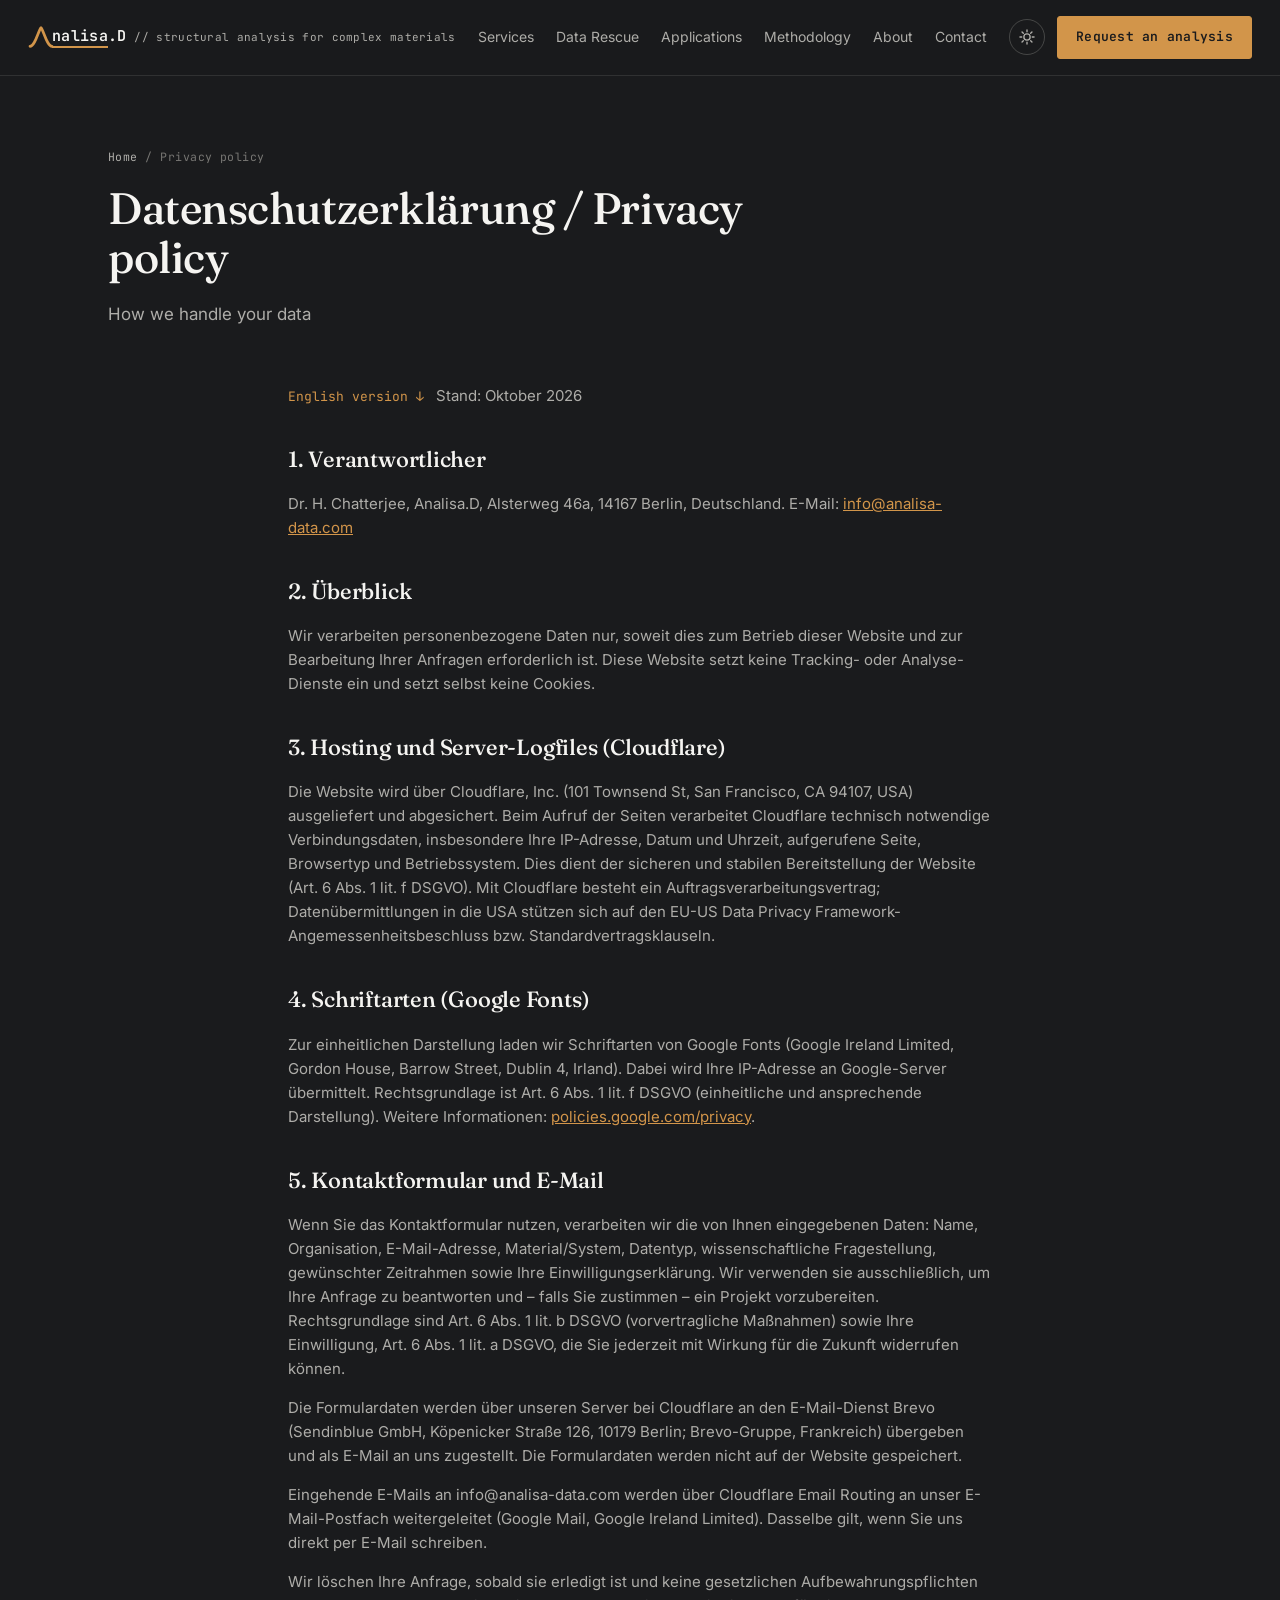
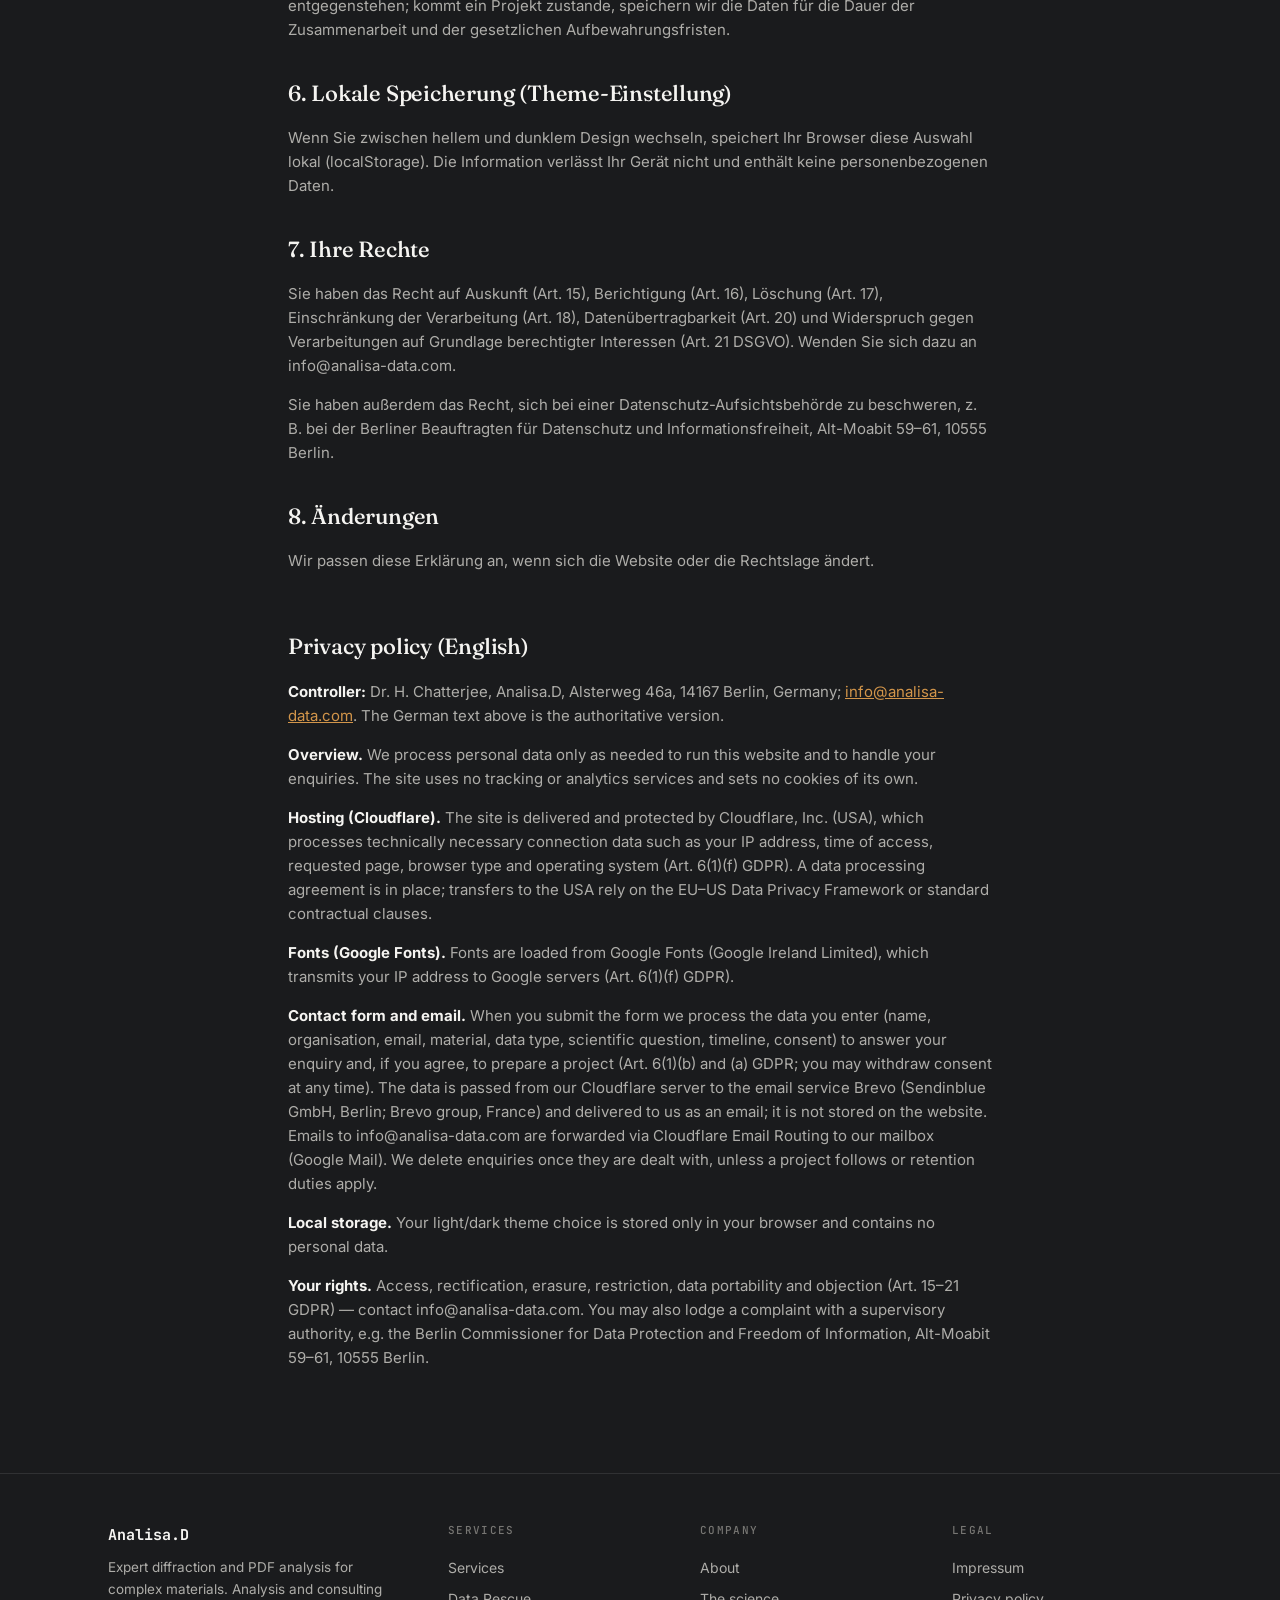
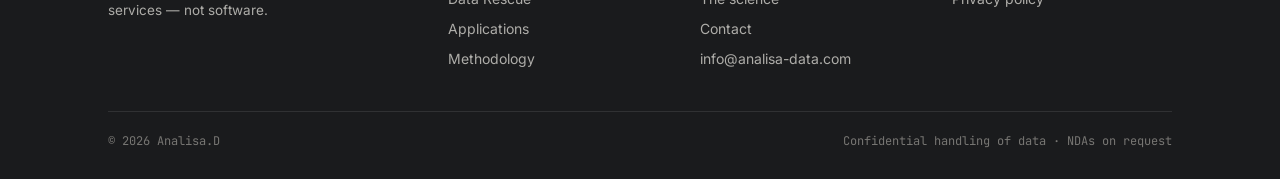
<file: datenschutz.html>
<!DOCTYPE html>
<html lang="en">
<head>
<meta charset="UTF-8">
<meta name="viewport" content="width=device-width, initial-scale=1.0">
<meta name="color-scheme" content="dark light">
<meta name="theme-color" content="#1A1B1D">
<script>
/* applies the saved theme before the page paints, so there is no flash. Dark is the default. */
(function(){var r=document.documentElement;r.classList.add('js');var t='dark';try{var s=localStorage.getItem('theme');if(s==='light'||s==='dark'){t=s;}}catch(e){}r.setAttribute('data-theme',t);})();
</script>
<title>Datenschutzerklärung — Privacy policy | Analisa.D</title>
<link rel="canonical" href="https://analisa-data.com/datenschutz">
<meta name="description" content="Privacy policy (Datenschutzerklärung) of Analisa.D.">
<link rel="preconnect" href="https://fonts.googleapis.com">
<link rel="preconnect" href="https://fonts.gstatic.com" crossorigin>
<link href="https://fonts.googleapis.com/css2?family=Fraunces:ital,wght@0,300;0,400;0,500;0,600;1,400;1,500&family=Inter:wght@400;500;600;700&family=JetBrains+Mono:wght@400;500;600&display=swap" rel="stylesheet">
<link rel="stylesheet" href="styles.css">
<link rel="stylesheet" href="extras.css">
</head>
<body>

<header class="nav">
  <div class="nav-inner">
    <a class="logo" href="index.html"><span class="logo-lockup"><svg class="peak-mark" viewBox="0 0 30 26" aria-hidden="true"><path d="M2,24 C8,24 12,5 15,2 C18,5 22,24 28,24" fill="none" stroke="var(--accent)" stroke-width="3.2" stroke-linecap="round" stroke-linejoin="round"/></svg><span class="logo-word">nalisa</span><span class="logo-suffix">.D</span></span><span class="sub">// structural analysis for complex materials</span></a>
    <nav class="links" id="siteNav" aria-label="Main"><a href="services.html">Services</a><a href="data-rescue.html">Data Rescue</a><a href="applications.html">Applications</a><a href="methodology.html">Methodology</a><a href="about.html">About</a><a href="contact.html">Contact</a></nav>
    <div class="nav-actions">
      <button class="theme-toggle" id="themeToggle" type="button" aria-label="Switch to light theme" title="Switch to light theme">
        <svg class="ico-sun" viewBox="0 0 24 24" aria-hidden="true"><circle cx="12" cy="12" r="4.2"/><path d="M12 2.6v2.4M12 19v2.4M2.6 12H5M19 12h2.4M5.4 5.4l1.7 1.7M16.9 16.9l1.7 1.7M5.4 18.6l1.7-1.7M16.9 7.1l1.7-1.7"/></svg>
        <svg class="ico-moon" viewBox="0 0 24 24" aria-hidden="true"><path d="M20.4 14.3A8.6 8.6 0 0 1 9.7 3.6a8.6 8.6 0 1 0 10.7 10.7z"/></svg>
      </button>
      <a class="btn primary" href="contact.html">Request an analysis</a>
      <button class="nav-toggle" id="navToggle" type="button" aria-label="Open menu" aria-expanded="false" aria-controls="siteNav">
        <svg class="ico-open" viewBox="0 0 24 24" aria-hidden="true"><path d="M4 7h16M4 12h16M4 17h16"/></svg>
        <svg class="ico-close" viewBox="0 0 24 24" aria-hidden="true"><path d="M6 6l12 12M18 6L6 18"/></svg>
      </button>
    </div>
  </div>
</header>

<main id="top">
  <section class="page-head">
    <div class="wrap">
      <p class="crumbs"><a href="index.html">Home</a> / Privacy policy</p>
      <h1>Datenschutzerklärung / Privacy policy</h1>
      <p class="lede">How we handle your data</p>
      
    </div>
  </section><section style="padding-top:0;border-top:none;"><div class="wrap legal-body">
<p class="sec-note" style="margin-top:0;"><a class="link-arrow" href="#en">English version ↓</a> &nbsp; Stand: Oktober 2026</p>
<h2>1. Verantwortlicher</h2>
<p>Dr. H. Chatterjee, Analisa.D, Alsterweg 46a, 14167 Berlin, Deutschland. E-Mail: <a href="mailto:info@analisa-data.com" style="color:var(--accent);">info@analisa-data.com</a></p>

<h2>2. Überblick</h2>
<p>Wir verarbeiten personenbezogene Daten nur, soweit dies zum Betrieb dieser Website und zur Bearbeitung Ihrer Anfragen erforderlich ist. Diese Website setzt keine Tracking- oder Analyse-Dienste ein und setzt selbst keine Cookies.</p>

<h2>3. Hosting und Server-Logfiles (Cloudflare)</h2>
<p>Die Website wird über Cloudflare, Inc. (101 Townsend St, San Francisco, CA 94107, USA) ausgeliefert und abgesichert. Beim Aufruf der Seiten verarbeitet Cloudflare technisch notwendige Verbindungsdaten, insbesondere Ihre IP-Adresse, Datum und Uhrzeit, aufgerufene Seite, Browsertyp und Betriebssystem. Dies dient der sicheren und stabilen Bereitstellung der Website (Art. 6 Abs. 1 lit. f DSGVO). Mit Cloudflare besteht ein Auftragsverarbeitungsvertrag; Datenübermittlungen in die USA stützen sich auf den EU-US Data Privacy Framework-Angemessenheitsbeschluss bzw. Standardvertragsklauseln.</p>

<h2>4. Schriftarten (Google Fonts)</h2>
<p>Zur einheitlichen Darstellung laden wir Schriftarten von Google Fonts (Google Ireland Limited, Gordon House, Barrow Street, Dublin 4, Irland). Dabei wird Ihre IP-Adresse an Google-Server übermittelt. Rechtsgrundlage ist Art. 6 Abs. 1 lit. f DSGVO (einheitliche und ansprechende Darstellung). Weitere Informationen: <a href="https://policies.google.com/privacy" style="color:var(--accent);">policies.google.com/privacy</a>.</p>

<h2>5. Kontaktformular und E-Mail</h2>
<p>Wenn Sie das Kontaktformular nutzen, verarbeiten wir die von Ihnen eingegebenen Daten: Name, Organisation, E-Mail-Adresse, Material/System, Datentyp, wissenschaftliche Fragestellung, gewünschter Zeitrahmen sowie Ihre Einwilligungserklärung. Wir verwenden sie ausschließlich, um Ihre Anfrage zu beantworten und – falls Sie zustimmen – ein Projekt vorzubereiten. Rechtsgrundlage sind Art. 6 Abs. 1 lit. b DSGVO (vorvertragliche Maßnahmen) sowie Ihre Einwilligung, Art. 6 Abs. 1 lit. a DSGVO, die Sie jederzeit mit Wirkung für die Zukunft widerrufen können.</p>
<p>Die Formulardaten werden über unseren Server bei Cloudflare an den E-Mail-Dienst Brevo (Sendinblue GmbH, Köpenicker Straße 126, 10179 Berlin; Brevo-Gruppe, Frankreich) übergeben und als E-Mail an uns zugestellt. Die Formulardaten werden nicht auf der Website gespeichert.</p>
<p>Eingehende E-Mails an info@analisa-data.com werden über Cloudflare Email Routing an unser E-Mail-Postfach weitergeleitet (Google Mail, Google Ireland Limited). Dasselbe gilt, wenn Sie uns direkt per E-Mail schreiben.</p>
<p>Wir löschen Ihre Anfrage, sobald sie erledigt ist und keine gesetzlichen Aufbewahrungspflichten entgegenstehen; kommt ein Projekt zustande, speichern wir die Daten für die Dauer der Zusammenarbeit und der gesetzlichen Aufbewahrungsfristen.</p>

<h2>6. Lokale Speicherung (Theme-Einstellung)</h2>
<p>Wenn Sie zwischen hellem und dunklem Design wechseln, speichert Ihr Browser diese Auswahl lokal (localStorage). Die Information verlässt Ihr Gerät nicht und enthält keine personenbezogenen Daten.</p>

<h2>7. Ihre Rechte</h2>
<p>Sie haben das Recht auf Auskunft (Art. 15), Berichtigung (Art. 16), Löschung (Art. 17), Einschränkung der Verarbeitung (Art. 18), Datenübertragbarkeit (Art. 20) und Widerspruch gegen Verarbeitungen auf Grundlage berechtigter Interessen (Art. 21 DSGVO). Wenden Sie sich dazu an info@analisa-data.com.</p>
<p>Sie haben außerdem das Recht, sich bei einer Datenschutz-Aufsichtsbehörde zu beschweren, z. B. bei der Berliner Beauftragten für Datenschutz und Informationsfreiheit, Alt-Moabit 59–61, 10555 Berlin.</p>

<h2>8. Änderungen</h2>
<p>Wir passen diese Erklärung an, wenn sich die Website oder die Rechtslage ändert.</p>

<h2 id="en" style="margin-top:56px;">Privacy policy (English)</h2>
<p><b style="color:var(--text);">Controller:</b> Dr. H. Chatterjee, Analisa.D, Alsterweg 46a, 14167 Berlin, Germany; <a href="mailto:info@analisa-data.com" style="color:var(--accent);">info@analisa-data.com</a>. The German text above is the authoritative version.</p>
<p><b style="color:var(--text);">Overview.</b> We process personal data only as needed to run this website and to handle your enquiries. The site uses no tracking or analytics services and sets no cookies of its own.</p>
<p><b style="color:var(--text);">Hosting (Cloudflare).</b> The site is delivered and protected by Cloudflare, Inc. (USA), which processes technically necessary connection data such as your IP address, time of access, requested page, browser type and operating system (Art. 6(1)(f) GDPR). A data processing agreement is in place; transfers to the USA rely on the EU–US Data Privacy Framework or standard contractual clauses.</p>
<p><b style="color:var(--text);">Fonts (Google Fonts).</b> Fonts are loaded from Google Fonts (Google Ireland Limited), which transmits your IP address to Google servers (Art. 6(1)(f) GDPR).</p>
<p><b style="color:var(--text);">Contact form and email.</b> When you submit the form we process the data you enter (name, organisation, email, material, data type, scientific question, timeline, consent) to answer your enquiry and, if you agree, to prepare a project (Art. 6(1)(b) and (a) GDPR; you may withdraw consent at any time). The data is passed from our Cloudflare server to the email service Brevo (Sendinblue GmbH, Berlin; Brevo group, France) and delivered to us as an email; it is not stored on the website. Emails to info@analisa-data.com are forwarded via Cloudflare Email Routing to our mailbox (Google Mail). We delete enquiries once they are dealt with, unless a project follows or retention duties apply.</p>
<p><b style="color:var(--text);">Local storage.</b> Your light/dark theme choice is stored only in your browser and contains no personal data.</p>
<p><b style="color:var(--text);">Your rights.</b> Access, rectification, erasure, restriction, data portability and objection (Art. 15–21 GDPR) — contact info@analisa-data.com. You may also lodge a complaint with a supervisory authority, e.g. the Berlin Commissioner for Data Protection and Freedom of Information, Alt-Moabit 59–61, 10555 Berlin.</p>
</div></section>
</main>

<footer>
  <div class="wrap">
    <div class="foot-grid">
      <div class="foot-brand"><b>Analisa.D</b><p>Expert diffraction and PDF analysis for complex materials. Analysis and consulting services — not software.</p></div>
      <div class="foot-col"><h4>Services</h4><a href="services.html">Services</a><a href="data-rescue.html">Data Rescue</a><a href="applications.html">Applications</a><a href="methodology.html">Methodology</a></div>
      <div class="foot-col"><h4>Company</h4><a href="about.html">About</a><a href="science.html">The science</a><a href="contact.html">Contact</a><a href="mailto:info@analisa-data.com">info@analisa-data.com</a></div>
      <div class="foot-col"><h4>Legal</h4><a href="impressum.html">Impressum</a><a href="datenschutz.html">Privacy policy</a></div>
    </div>
    <div class="foot-bottom"><span>© 2026 Analisa.D</span><span>Confidential handling of data · NDAs on request</span></div>
  </div>
</footer>
<script src="site.js" defer></script>
</body>
</html>
</file>
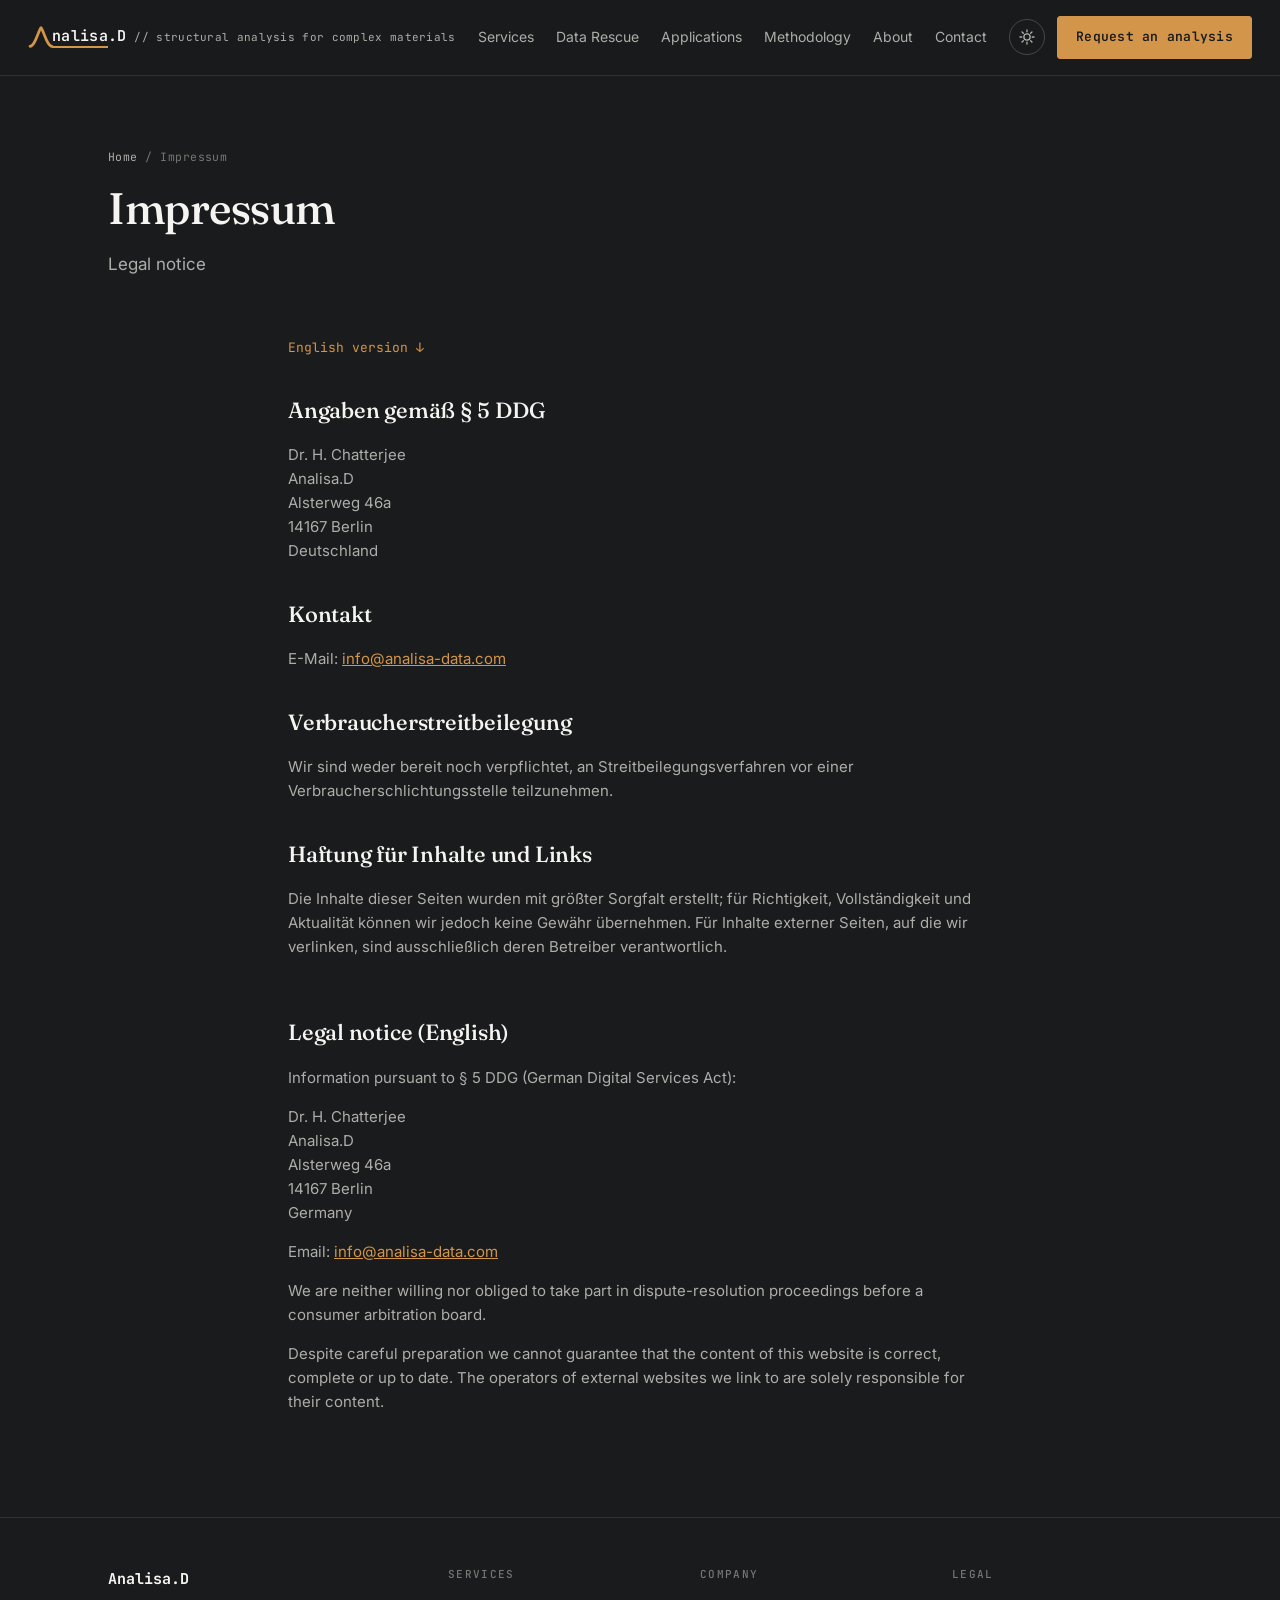
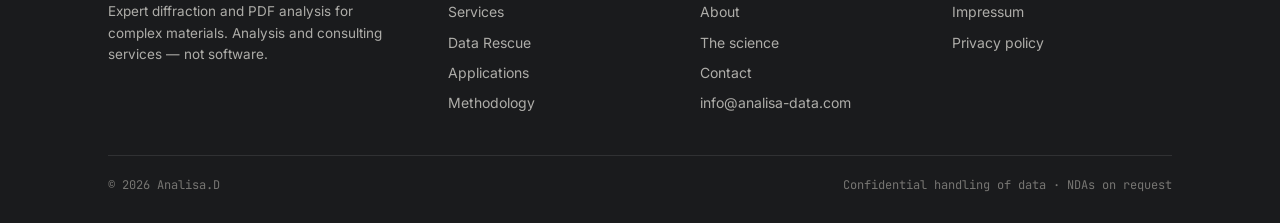
<file: impressum.html>
<!DOCTYPE html>
<html lang="en">
<head>
<meta charset="UTF-8">
<meta name="viewport" content="width=device-width, initial-scale=1.0">
<meta name="color-scheme" content="dark light">
<meta name="theme-color" content="#1A1B1D">
<script>
/* applies the saved theme before the page paints, so there is no flash. Dark is the default. */
(function(){var r=document.documentElement;r.classList.add('js');var t='dark';try{var s=localStorage.getItem('theme');if(s==='light'||s==='dark'){t=s;}}catch(e){}r.setAttribute('data-theme',t);})();
</script>
<title>Impressum — Legal notice | Analisa.D</title>
<link rel="canonical" href="https://analisa-data.com/impressum">
<meta name="description" content="Impressum and legal notice of Analisa.D.">
<link rel="preconnect" href="https://fonts.googleapis.com">
<link rel="preconnect" href="https://fonts.gstatic.com" crossorigin>
<link href="https://fonts.googleapis.com/css2?family=Fraunces:ital,wght@0,300;0,400;0,500;0,600;1,400;1,500&family=Inter:wght@400;500;600;700&family=JetBrains+Mono:wght@400;500;600&display=swap" rel="stylesheet">
<link rel="stylesheet" href="styles.css">
<link rel="stylesheet" href="extras.css">
</head>
<body>

<header class="nav">
  <div class="nav-inner">
    <a class="logo" href="index.html"><span class="logo-lockup"><svg class="peak-mark" viewBox="0 0 30 26" aria-hidden="true"><path d="M2,24 C8,24 12,5 15,2 C18,5 22,24 28,24" fill="none" stroke="var(--accent)" stroke-width="3.2" stroke-linecap="round" stroke-linejoin="round"/></svg><span class="logo-word">nalisa</span><span class="logo-suffix">.D</span></span><span class="sub">// structural analysis for complex materials</span></a>
    <nav class="links" id="siteNav" aria-label="Main"><a href="services.html">Services</a><a href="data-rescue.html">Data Rescue</a><a href="applications.html">Applications</a><a href="methodology.html">Methodology</a><a href="about.html">About</a><a href="contact.html">Contact</a></nav>
    <div class="nav-actions">
      <button class="theme-toggle" id="themeToggle" type="button" aria-label="Switch to light theme" title="Switch to light theme">
        <svg class="ico-sun" viewBox="0 0 24 24" aria-hidden="true"><circle cx="12" cy="12" r="4.2"/><path d="M12 2.6v2.4M12 19v2.4M2.6 12H5M19 12h2.4M5.4 5.4l1.7 1.7M16.9 16.9l1.7 1.7M5.4 18.6l1.7-1.7M16.9 7.1l1.7-1.7"/></svg>
        <svg class="ico-moon" viewBox="0 0 24 24" aria-hidden="true"><path d="M20.4 14.3A8.6 8.6 0 0 1 9.7 3.6a8.6 8.6 0 1 0 10.7 10.7z"/></svg>
      </button>
      <a class="btn primary" href="contact.html">Request an analysis</a>
      <button class="nav-toggle" id="navToggle" type="button" aria-label="Open menu" aria-expanded="false" aria-controls="siteNav">
        <svg class="ico-open" viewBox="0 0 24 24" aria-hidden="true"><path d="M4 7h16M4 12h16M4 17h16"/></svg>
        <svg class="ico-close" viewBox="0 0 24 24" aria-hidden="true"><path d="M6 6l12 12M18 6L6 18"/></svg>
      </button>
    </div>
  </div>
</header>

<main id="top">
  <section class="page-head">
    <div class="wrap">
      <p class="crumbs"><a href="index.html">Home</a> / Impressum</p>
      <h1>Impressum</h1>
      <p class="lede">Legal notice</p>
      
    </div>
  </section><section style="padding-top:0;border-top:none;"><div class="wrap legal-body">
<p class="sec-note" style="margin-top:0;"><a class="link-arrow" href="#en">English version ↓</a></p>
<h2>Angaben gemäß § 5 DDG</h2>
<p>Dr. H. Chatterjee<br>Analisa.D<br>Alsterweg 46a<br>14167 Berlin<br>Deutschland</p>
<h2>Kontakt</h2>
<p>E-Mail: <a href="mailto:info@analisa-data.com" style="color:var(--accent);">info@analisa-data.com</a></p>
<h2>Verbraucherstreitbeilegung</h2>
<p>Wir sind weder bereit noch verpflichtet, an Streitbeilegungsverfahren vor einer Verbraucherschlichtungsstelle teilzunehmen.</p>
<h2>Haftung für Inhalte und Links</h2>
<p>Die Inhalte dieser Seiten wurden mit größter Sorgfalt erstellt; für Richtigkeit, Vollständigkeit und Aktualität können wir jedoch keine Gewähr übernehmen. Für Inhalte externer Seiten, auf die wir verlinken, sind ausschließlich deren Betreiber verantwortlich.</p>
<h2 id="en" style="margin-top:56px;">Legal notice (English)</h2>
<p>Information pursuant to § 5 DDG (German Digital Services Act):</p>
<p>Dr. H. Chatterjee<br>Analisa.D<br>Alsterweg 46a<br>14167 Berlin<br>Germany</p>
<p>Email: <a href="mailto:info@analisa-data.com" style="color:var(--accent);">info@analisa-data.com</a></p>
<p>We are neither willing nor obliged to take part in dispute-resolution proceedings before a consumer arbitration board.</p>
<p>Despite careful preparation we cannot guarantee that the content of this website is correct, complete or up to date. The operators of external websites we link to are solely responsible for their content.</p>
</div></section>
</main>

<footer>
  <div class="wrap">
    <div class="foot-grid">
      <div class="foot-brand"><b>Analisa.D</b><p>Expert diffraction and PDF analysis for complex materials. Analysis and consulting services — not software.</p></div>
      <div class="foot-col"><h4>Services</h4><a href="services.html">Services</a><a href="data-rescue.html">Data Rescue</a><a href="applications.html">Applications</a><a href="methodology.html">Methodology</a></div>
      <div class="foot-col"><h4>Company</h4><a href="about.html">About</a><a href="science.html">The science</a><a href="contact.html">Contact</a><a href="mailto:info@analisa-data.com">info@analisa-data.com</a></div>
      <div class="foot-col"><h4>Legal</h4><a href="impressum.html">Impressum</a><a href="datenschutz.html">Privacy policy</a></div>
    </div>
    <div class="foot-bottom"><span>© 2026 Analisa.D</span><span>Confidential handling of data · NDAs on request</span></div>
  </div>
</footer>
<script src="site.js" defer></script>
</body>
</html>
</file>
<file: styles.css>
:root{
    --bg: #1A1B1D;
    --bg-panel: #222325;
    --bg-panel-2: #28292C;
    --accent: #D2954A;
    --blue: #7B9BB8;
    --rose: #C17568;
    --text: #F5F4F1;
    --text-dim: #AEADA9;
    --text-faint: #777673;
    --line: rgba(245,244,241,0.10);
    --line-strong: rgba(245,244,241,0.20);
    --font-display: 'Fraunces', serif;
    --font-body: 'Inter', sans-serif;
    --font-mono: 'JetBrains Mono', monospace;
    --wrap: 1120px;
  }
  /* ---------- Theme: dark is the default; visitors can switch to light (saved in their browser) ---------- */
  :root{
    --accent-hover: #E5A85C; --on-accent: #1A1B1D; --ok: #7FBF7F;
    --nav-bg: rgba(26,27,29,0.86); --ticker-bg: #141516;
    color-scheme: dark;
  }
  :root[data-theme="light"]{
    color-scheme: light;
    --bg: #F6F4EF; --bg-panel: #FFFFFF; --bg-panel-2: #ECE9E1;
    --text: #1D2126; --heading: #12151A; --text-dim: #4C525B; --text-faint: #666C75;
    --line: rgba(20,23,27,0.12); --line-strong: rgba(20,23,27,0.24);
    --accent: #9A5B10; --accent-hover: #85500D; --on-accent: #FFFFFF;
    --blue: #3A6A96; --rose: #A04437; --ok: #2E7D3B;
    --nav-bg: rgba(246,244,239,0.88); --ticker-bg: #ECE9E1;
  }

  *{ box-sizing: border-box; }
  html{ scroll-behavior: smooth; }
  @media (prefers-reduced-motion: reduce){
    html{ scroll-behavior: auto; }
    *{ animation-duration: 0.001ms !important; animation-iteration-count: 1 !important; transition-duration: 0.001ms !important; scroll-behavior: auto !important; }
  }

  body{
    margin:0;
    background: var(--bg);
    color: var(--text);
    font-family: var(--font-body);
    font-size: 16px;
    line-height: 1.6;
    -webkit-font-smoothing: antialiased;
  }

  a{ color: inherit; }
  :focus-visible{ outline: 2px solid var(--accent); outline-offset: 3px; }

  .wrap{ max-width: var(--wrap); margin: 0 auto; padding: 0 28px; }

  .eyebrow{
    font-family: var(--font-mono);
    font-size: 12px;
    letter-spacing: 0.14em;
    text-transform: uppercase;
    color: var(--accent);
    margin: 0 0 14px;
  }

  h1,h2,h3{ font-family: var(--font-display); font-weight: 500; margin: 0; color: var(--text); }

  /* ---------- Top ticker ---------- */
  .ticker{
    border-bottom: 1px solid var(--line);
    background: var(--ticker-bg);
    overflow: hidden;
    white-space: nowrap;
    font-family: var(--font-mono);
    font-size: 11.5px;
    color: var(--text-faint);
    padding: 7px 0;
  }
  .ticker span{ padding: 0 28px; }
  .ticker .dot{ color: var(--accent); }

  /* ---------- Nav ---------- */
  header.nav{
    position: sticky; top: 0; z-index: 50;
    background: var(--nav-bg);
    backdrop-filter: blur(10px);
    border-bottom: 1px solid var(--line);
  }
  .nav-inner{
    display:flex; align-items:center; justify-content:space-between;
    padding: 16px 28px;
  }
  .logo{
    font-family: var(--font-mono);
    font-weight: 600;
    font-size: 15px;
    letter-spacing: 0.02em;
    text-decoration:none;
    color: var(--text);
    display:flex; align-items:center; gap:8px;
  }
  .logo .mark{ color: var(--accent); }
  .logo-lockup{ display:inline-flex; align-items:flex-end; }
  .peak-mark{ width: 26px; height: 22px; display:block; margin-right: -2px; }
  .logo-word{ font-family: var(--font-mono); font-weight: 600; font-size: 15px; letter-spacing: 0.02em; color: var(--text); border-bottom: 2px solid var(--accent); padding-bottom: 2px; line-height: 1; }
  .logo-suffix{ font-family: var(--font-mono); font-weight: 600; font-size: 15px; letter-spacing: 0.02em; color: var(--text); border-bottom: 2px solid transparent; padding-bottom: 2px; line-height: 1; }
  .logo .sub{ color: var(--text-dim); font-weight: 400; font-size: 11px; display:none; }
  @media (min-width: 1200px){ .logo .sub{ display:inline; } }

  nav.links{ display:none; gap: 28px; font-size: 14px; }
  nav.links a{ white-space: nowrap; }
  @media (max-width: 1100px){ nav.links{ gap: 20px; } }
  nav.links a{ text-decoration:none; color: var(--text-dim); transition: color .15s; }
  nav.links a:hover{ color: var(--text); }
  @media (min-width: 900px){ nav.links{ display:flex; } }

  .btn{
    font-family: var(--font-mono);
    font-size: 13px;
    letter-spacing: 0.02em;
    padding: 10px 18px;
    border-radius: 3px;
    text-decoration: none;
    display: inline-block;
    border: 1px solid var(--line-strong);
    color: var(--text);
    transition: border-color .15s, color .15s, background .15s;
  }
  .btn.primary{ background: var(--accent); color: var(--on-accent); border-color: var(--accent); font-weight: 600; }
  .btn.primary:hover{ background: var(--accent-hover); }
  .btn.ghost:hover{ border-color: var(--text-dim); color: var(--text); background: var(--bg-panel); }

  /* ---------- Hero ---------- */
  .hero{ position: relative; padding: 84px 0 60px; overflow: hidden; }
  /* The hero + case carousel are photographic and always stay dark, in both themes */
  .hero{
    --bg: #1A1B1D; --bg-panel: #222325; --bg-panel-2: #28292C;
    --accent: #D2954A; --accent-hover: #E5A85C; --on-accent: #1A1B1D;
    --heading: #F5F4F1; --text: #F5F4F1; --text-dim: #AEADA9; --text-faint: #777673;
    --blue: #7B9BB8; --rose: #C17568; --ok: #7FBF7F;
    --line: rgba(245,244,241,0.10); --line-strong: rgba(245,244,241,0.20);
    background: var(--bg); color: var(--text); color-scheme: dark;
  }
  .hero-content{ position: relative; z-index: 1; max-width: 700px; }

  /* Hero photo (lab bench, diffractometer, beam, monitor with plots + crystal structure) */
  .hero-stage{ position: relative; margin: -84px auto 0; padding-top: 84px; padding-bottom: 64px; }
  @media (min-width: 1180px){ .hero-stage{ min-height: clamp(560px, 38vw, 740px); display: flex; align-items: center; } .hero-stage > .wrap{ width: 100%; } }
  .hero-art{
    position: absolute; top: 0; right: 0; bottom: 0;
    width: min(54vw, 920px);
    pointer-events: none; z-index: 0;
    /* photo fades into the page on its left, top and bottom edges */
    -webkit-mask-image: linear-gradient(to right, transparent 0%, rgba(0,0,0,.55) 18%, #000 38%),
                        linear-gradient(to bottom, transparent 0%, #000 11%, #000 88%, transparent 100%);
    -webkit-mask-composite: source-in;
    mask-image: linear-gradient(to right, transparent 0%, rgba(0,0,0,.55) 18%, #000 38%),
                linear-gradient(to bottom, transparent 0%, #000 11%, #000 88%, transparent 100%);
    mask-composite: intersect;
  }
  .hero-art img{ display:block; width: 100%; height: 100%; object-fit: cover; object-position: 55% 64%; }
  @media (min-width: 1800px){
    .hero-stage{ max-width: 1700px; }
    .hero-art{
      -webkit-mask-image: linear-gradient(to right, transparent 0%, rgba(0,0,0,.55) 18%, #000 38%),
                          linear-gradient(to bottom, transparent 0%, #000 11%, #000 88%, transparent 100%),
                          linear-gradient(to left, transparent 0%, #000 12%);
      -webkit-mask-composite: source-in, source-in;
      mask-image: linear-gradient(to right, transparent 0%, rgba(0,0,0,.55) 18%, #000 38%),
                  linear-gradient(to bottom, transparent 0%, #000 11%, #000 88%, transparent 100%),
                  linear-gradient(to left, transparent 0%, #000 12%);
      mask-composite: intersect, intersect;
    }
  }
  @media (max-width: 1179px){
    .hero-art{ left: auto; width: min(50vw, 500px); opacity: .74;
      -webkit-mask-image: linear-gradient(to right, transparent 0%, transparent 6%, #000 58%), linear-gradient(to bottom, transparent 0%, #000 12%, #000 84%, transparent 100%);
      -webkit-mask-composite: source-in;
      mask-image: linear-gradient(to right, transparent 0%, transparent 6%, #000 58%), linear-gradient(to bottom, transparent 0%, #000 12%, #000 84%, transparent 100%);
      mask-composite: intersect; }
    .hero-art img{ object-position: 88% 45%; }
  }
  @media (max-width: 640px){
    .hero-art{ left: 0; width: 100%; opacity: .22; }
    .hero-art img{ object-position: 75% 45%; }
  }
  .hero h1{ font-size: clamp(32px, 4.6vw, 48px); line-height: 1.1; letter-spacing: -0.01em; max-width: 600px; }
  .hero p.lede{ color: var(--text-dim); font-size: 16.5px; margin: 18px 0 0; max-width: 560px; }
  .hero-ctas{ display:flex; gap: 14px; flex-wrap: wrap; margin-top: 28px; }
  .capabilities{ display:grid; grid-template-columns: repeat(2,1fr); gap: 12px; margin-top: 32px; max-width: 560px; }
  @media (min-width: 640px){ .capabilities{ grid-template-columns: repeat(4,1fr); } }
  .capability{ border: 1px solid var(--line); border-radius: 6px; padding: 12px 14px; }
  .capability b{ display:block; font-family: var(--font-mono); font-size: 12.5px; color: var(--accent); margin-bottom: 4px; }
  .capability span{ display:block; font-size: 12px; color: var(--text-faint); }
  .carousel-caption{ font-family: var(--font-mono); font-size: 12.5px; color: var(--text-faint); margin: 0 0 14px; max-width: 640px; }

  /* ---------- Slide carousel ---------- */
  .carousel-wrap{ position: relative; margin-top: 40px; }
  .carousel{
    display:flex; overflow-x:auto; scroll-snap-type:x mandatory; scroll-behavior:smooth;
    border-radius: 8px; border: 1px solid var(--line); background: var(--bg-panel);
    -webkit-overflow-scrolling:touch; scrollbar-width:none;
  }
  .carousel::-webkit-scrollbar{ display:none; }
  .slide{
    flex: 0 0 100%; scroll-snap-align: start; padding: 34px 40px; min-height: 300px;
    display:flex; flex-direction:column; justify-content:center;
  }
  .slide + .slide{ border-left: 1px solid var(--line); }
  .slide-eyebrow{ font-family: var(--font-mono); font-size: 11px; letter-spacing: 0.12em; text-transform: uppercase; color: var(--accent); margin-bottom: 10px; }
  .slide h3{ font-family: var(--font-body); font-weight: 700; font-size: 21px; margin-bottom: 10px; }
  .slide p{ color: var(--text-dim); font-size: 14.5px; max-width: 460px; margin: 0; }
  .slide-inner{ display:flex; align-items:center; justify-content: space-between; gap: 28px; flex-wrap: wrap; }
  .slide-text{ flex: 1 1 240px; }
  .slide-visual{ flex: 0 1 400px; max-width: 400px; min-width: 0; }
  .slide-visual svg{ display:block; width:100%; height:auto; }
  .slide-visual svg#slideSpots{ max-width: 260px; margin: 0 auto; }
  .slide.intro-slide, .slide.cta-slide{ align-items:center; text-align:center; }
  .slide.intro-slide h3, .slide.cta-slide h3{ font-size: 26px; max-width: 520px; }
  .slide.intro-slide p, .slide.cta-slide p{ margin: 0 auto; }
  .slide.cta-slide .btn{ margin-top: 20px; }

  .carousel-arrow{
    position:absolute; top:50%; transform:translateY(-50%);
    width:38px; height:38px; border-radius:50%;
    background: var(--bg-panel); border: 1px solid var(--line-strong);
    display:flex; align-items:center; justify-content:center; cursor:pointer; z-index:5;
    color: var(--text); font-family: var(--font-mono);
  }
  .carousel-arrow:hover{ border-color: var(--accent); color: var(--accent); }
  .carousel-arrow.prev{ left:-19px; }
  .carousel-arrow.next{ right:-19px; }
  @media (max-width: 760px){ .carousel-arrow{ display:none; } }

  /* photo slides: text on the left, illustrated artwork fading in from the right (matches the hero treatment) */
  .slide.slide-photo{ flex-direction: row; align-items: stretch; justify-content: flex-start; padding: 0; min-height: 0; text-align: left; }
  .slide-photo .slide-text{ flex: 1 1 0; min-width: 0; padding: 30px 28px 30px 40px; display:flex; flex-direction:column; justify-content:center; position: relative; z-index: 1; }
  .slide-photo h3{ font-size: 25px; line-height: 1.2; }
  .slide-photo .slide-text p:not(.slide-eyebrow){ font-size: 15px; max-width: 380px; }
  .slide-art{ flex: 0 0 66%; position: relative; aspect-ratio: 2.1 / 1; }
  .slide-art img{
    position:absolute; inset:0; width:100%; height:100%; display:block;
    object-fit: cover; object-position: right center;
    -webkit-mask-image: linear-gradient(to right, transparent 0%, #000 9%); mask-image: linear-gradient(to right, transparent 0%, #000 9%);
  }
  @media (max-width: 860px){
    .slide.slide-photo{ flex-direction: column; }
    .slide-photo .slide-text{ padding: 28px 28px 6px; }
    .slide-art{ flex: none; width: 100%; }
    .slide-art img{ -webkit-mask-image: linear-gradient(to bottom, transparent 0%, #000 12%); mask-image: linear-gradient(to bottom, transparent 0%, #000 12%); }
  }

  .carousel-dots{ display:flex; justify-content:center; gap: 8px; margin-top: 16px; }
  .carousel-play{ display:block; margin: 12px auto 0; width: 26px; height: 26px; border-radius: 50%; border: 1px solid var(--line-strong); background: transparent; color: var(--text-dim); cursor: pointer; position: relative; padding: 0; }
  .carousel-play:hover{ border-color: var(--accent); color: var(--accent); }
  .carousel-play .ico-pause{ position:absolute; left: 50%; top: 50%; width: 8px; height: 9px; transform: translate(-50%,-50%); border-left: 2.5px solid currentColor; border-right: 2.5px solid currentColor; }
  .carousel-play.is-paused .ico-pause{ width: 0; height: 0; border: 0; border-top: 5px solid transparent; border-bottom: 5px solid transparent; border-left: 8px solid currentColor; transform: translate(-35%,-50%); }
  .carousel-dot{ width:7px; height:7px; border-radius:50%; background: var(--line-strong); border:none; cursor:pointer; padding:0; transition: background .15s, transform .15s; }
  .carousel-dot.active{ background: var(--accent); transform: scale(1.35); }

  /* ---------- Sections generic ---------- */
  section{ padding: 88px 0; border-top: 1px solid var(--line); }
  section .head{ max-width: 620px; margin-bottom: 48px; }
  section h2{ font-size: clamp(26px, 3.4vw, 34px); letter-spacing: -0.01em; }
  section .head p{ color: var(--text-dim); margin-top: 14px; font-size: 15.5px; }

  /* ---------- Method ---------- */
  .stages{ display:grid; grid-template-columns: 1fr; gap: 0; }
  .stage{ display:grid; grid-template-columns: 64px 1fr; gap: 20px; padding: 26px 0; border-top: 1px solid var(--line); }
  .stage:first-child{ border-top: 1px solid var(--line-strong); }
  .stage-num{ font-family: var(--font-mono); color: var(--accent); font-size: 13px; padding-top: 3px; }
  .stage h3{ font-size: 19px; font-weight: 500; margin-bottom: 8px; font-family: var(--font-body); font-weight:600; }
  .stage p{ color: var(--text-dim); margin: 0; font-size: 15px; max-width: 620px; }

  .pull-quote{ margin-top: 48px; padding-top: 40px; border-top: 1px solid var(--line); }
  .pull-quote p{ font-family: var(--font-display); font-style: italic; font-weight: 400; font-size: clamp(20px, 2.6vw, 27px); color: var(--text); max-width: 760px; margin: 0; line-height: 1.4; }

  /* ---------- Data Rescue section ---------- */
  .subhead{ font-family: var(--font-mono); font-size: 12px; letter-spacing: 0.08em; text-transform: uppercase; color: var(--text-dim); margin: 0 0 16px; }
  .situation-grid{ display:grid; grid-template-columns: 1fr; gap: 10px 28px; }
  @media (min-width: 760px){ .situation-grid{ grid-template-columns: 1fr 1fr; } }
  .situation-grid div{ color: var(--text-dim); font-size: 14px; padding-left: 16px; position: relative; line-height: 1.5; }
  .situation-grid div::before{ content:'—'; position:absolute; left:0; color: var(--accent); }
  .subcol-grid{ display:grid; grid-template-columns: 1fr; gap: 28px; }
  @media (min-width: 640px){ .subcol-grid{ grid-template-columns: 1fr 1fr; } }
  .subcol-grid b{ display:block; font-family: var(--font-mono); font-size: 12.5px; color: var(--accent); margin-bottom: 10px; letter-spacing: .03em; }
  .subcol-grid ul{ list-style:none; margin:0; padding:0; display:grid; gap: 7px; }
  .subcol-grid li{ color: var(--text-dim); font-size: 13.5px; padding-left: 14px; position: relative; }
  .subcol-grid li::before{ content:'·'; position:absolute; left:0; color: var(--text-faint); }

  /* ---------- Outputs ---------- */
  .outputs{ display:grid; grid-template-columns: 1fr; gap: 24px; }
  @media (min-width: 900px){ .outputs{ grid-template-columns: 1fr 1fr; } }
  .output-card{ background: var(--bg-panel); border: 1px solid var(--line); border-radius: 6px; padding: 22px; }
  .output-card h3{ font-family: var(--font-body); font-weight: 600; font-size: 16px; margin-bottom: 4px; }
  .output-card .sub{ color: var(--text-faint); font-size: 12.5px; font-family: var(--font-mono); margin-bottom: 16px; }
  .output-card svg{ display:block; width:100%; height:auto; }
  .stats{
    margin-top: 16px; display:grid; grid-template-columns: repeat(3,1fr); gap: 10px;
    font-family: var(--font-mono); font-size: 12px; border-top: 1px solid var(--line); padding-top: 14px;
  }
  .stats div span{ display:block; color: var(--text-faint); font-size: 10.5px; margin-bottom: 3px; letter-spacing: .04em; }
  .stats div b{ color: var(--text); font-weight: 500; font-size: 14px; }
  .legend{ display:flex; gap:16px; flex-wrap:wrap; font-family: var(--font-mono); font-size: 11px; color: var(--text-dim); margin-top: 10px; }
  .legend i{ display:inline-block; width:10px; height:2px; margin-right:6px; vertical-align: middle; }

  /* ---------- Applications ---------- */
  .app-grid{ display:grid; grid-template-columns: 1fr; gap: 1px; background: var(--line); border: 1px solid var(--line); border-radius: 6px; overflow:hidden; }
  @media (min-width: 720px){ .app-grid{ grid-template-columns: 1fr 1fr; } }
  @media (min-width: 1020px){ .app-grid-6{ grid-template-columns: 1fr 1fr 1fr; } }
  .app-card{ background: var(--bg-panel); padding: 28px; }
  .app-card .tag{ font-family: var(--font-mono); font-size: 11px; color: var(--accent); letter-spacing: .05em; margin-bottom: 10px; text-transform: uppercase;}
  .app-card h3{ font-family: var(--font-body); font-weight: 600; font-size: 17px; margin-bottom: 10px; }
  .app-card p{ color: var(--text-dim); font-size: 14.5px; margin:0; }

  /* ---------- Services (technical) ---------- */
  .service-grid{ display:grid; grid-template-columns: 1fr; gap: 18px; }
  @media (min-width: 900px){ .service-grid{ grid-template-columns: repeat(3,1fr); } }
  .service-detail{ border: 1px solid var(--line); border-radius: 6px; padding: 26px; transition: border-color .15s; }
  .service-detail:hover{ border-color: var(--line-strong); }
  .service-detail h3{ font-family: var(--font-body); font-weight: 700; font-size: 17px; margin-bottom: 10px; }
  .service-detail > p{ color: var(--text-dim); font-size: 14px; margin: 0 0 16px; }
  .service-detail ul{ list-style:none; margin:0; padding:0; display:grid; gap: 8px; }
  .service-detail li{ color: var(--text-dim); font-size: 13.5px; padding-left: 16px; position: relative; }
  .service-detail li::before{ content:'—'; position:absolute; left:0; color: var(--accent); }

  .tier-note{ margin-top: 40px; padding-top: 32px; border-top: 1px solid var(--line); }
  .tiers{ display:grid; grid-template-columns: 1fr; gap: 12px; margin-bottom: 18px; }
  @media (min-width: 720px){ .tiers{ grid-template-columns: repeat(3,1fr); } }
  .tier{ border: 1px solid var(--line); border-radius: 6px; padding: 14px 16px; }
  .tier b{ display:block; font-family: var(--font-mono); font-size: 13px; color: var(--accent); margin-bottom: 4px; }
  .tier span{ display:block; font-size: 13px; color: var(--text-dim); }
  .tier-note > p{ font-size: 14.5px; color: var(--text-dim); margin:0; }
  .tier-note > p a{ color: var(--accent); text-decoration: underline; }

  .consult{ margin-top: 48px; padding-top: 36px; border-top: 1px solid var(--line); }
  .consult-head{ max-width: 680px; margin-bottom: 24px; }
  .consult-head h3{ font-family: var(--font-body); font-weight: 700; font-size: 20px; margin-bottom: 10px; }
  .consult-head p{ color: var(--text-dim); font-size: 15px; margin: 0; }
  .consult-grid{ display:grid; grid-template-columns: 1fr; gap: 12px; margin-bottom: 18px; }
  @media (min-width: 720px){ .consult-grid{ grid-template-columns: repeat(2,1fr); } }
  @media (min-width: 1020px){ .consult-grid{ grid-template-columns: repeat(4,1fr); } }
  .consult-note{ font-size: 14.5px; color: var(--text-dim); margin: 0; }
  .consult-note a{ color: var(--accent); text-decoration: underline; }

  /* ---------- About ---------- */
  .about-grid{ display:grid; grid-template-columns: 1fr; gap: 40px; }
  @media (min-width: 900px){ .about-grid{ grid-template-columns: 1.1fr 0.9fr; } }
  .about-grid p{ color: var(--text-dim); font-size: 15px; }
  .about-grid p.about-lead{ color: var(--text); font-size: 17px; line-height: 1.55; }
  .chip-list{ display:flex; flex-wrap:wrap; gap: 8px; }
  .chip{ font-family: var(--font-mono); font-size: 12px; color: var(--text-dim); border: 1px solid var(--line-strong); border-radius: 20px; padding: 6px 13px; }

  /* ---------- Contact ---------- */
  .contact-grid{ display:grid; grid-template-columns: 1fr; gap: 40px; }
  @media (min-width: 900px){ .contact-grid{ grid-template-columns: 0.9fr 1.1fr; } }
  .contact-info p{ color: var(--text-dim); font-size: 15px; }
  .contact-info .email{ font-family: var(--font-mono); color: var(--accent); text-decoration:none; font-size: 15px; }
  .contact-info .email:hover{ text-decoration: underline; }
  form{ display:grid; gap: 16px; }
  .field{ display:grid; gap: 6px; }
  label{ font-family: var(--font-mono); font-size: 11.5px; color: var(--text-faint); letter-spacing: .04em; text-transform: uppercase; }
  input, textarea, select{
    background: var(--bg-panel);
    border: 1px solid var(--line-strong);
    border-radius: 4px;
    padding: 11px 12px;
    color: var(--text);
    font-family: var(--font-body);
    font-size: 14.5px;
  }
  input:focus, textarea:focus, select:focus{ border-color: var(--accent); }
  textarea{ resize: vertical; min-height: 110px; }
  .form-note{ font-family: var(--font-mono); font-size: 11.5px; color: var(--text-faint); margin-top: -4px; }
  .form-status{ font-size: 13.5px; margin: 0; min-height: 1em; }
  .form-status.success{ color: var(--ok); }
  .form-status.error{ color: var(--rose); }
  .hp{ position: absolute; left: -9999px; width: 1px; height: 1px; overflow: hidden; }

  /* ---------- Footer ---------- */
  footer{ border-top: 1px solid var(--line); padding: 32px 0; }
  .foot-inner{ display:flex; justify-content: space-between; align-items:center; flex-wrap: wrap; gap: 10px; font-family: var(--font-mono); font-size: 12px; color: var(--text-faint); }

  /* ---------- Reveal on scroll ---------- */
  .reveal{ opacity: 0; transform: translateY(14px); transition: opacity .6s ease, transform .6s ease; }
  .reveal.in{ opacity: 1; transform: translateY(0); }

  /* ---------- Theme toggle ---------- */
  .nav-actions{ display:flex; align-items:center; gap: 12px; }
  .theme-toggle{ display:none; width: 36px; height: 36px; border-radius: 50%; border: 1px solid var(--line-strong); background: transparent; color: var(--text-dim); cursor: pointer; align-items:center; justify-content:center; padding: 0; transition: color .15s, border-color .15s; }
  html.js .theme-toggle{ display:inline-flex; }
  .theme-toggle:hover{ color: var(--accent); border-color: var(--accent); }
  .theme-toggle svg{ width: 18px; height: 18px; fill: none; stroke: currentColor; stroke-width: 1.8; stroke-linecap: round; stroke-linejoin: round; }
  html[data-theme="dark"] .theme-toggle .ico-moon, html[data-theme="light"] .theme-toggle .ico-sun{ display:none; }
  html.theme-anim *, html.theme-anim *::before, html.theme-anim *::after{ transition: background-color .3s ease, color .3s ease, border-color .3s ease, fill .3s ease, stroke .3s ease !important; }
  @media (prefers-reduced-motion: reduce){ html.theme-anim *, html.theme-anim *::before, html.theme-anim *::after{ transition: none !important; } }
  @media (max-width: 480px){ .nav-inner{ padding: 14px 16px; } .nav-actions{ gap: 8px; } .nav-actions .btn{ padding: 9px 12px; font-size: 12px; } }
</file>
<file: extras.css>
/* extras.css — loaded after the main styles on every page.
   Navigation (7 links + mobile menu), footer, inner-page headers and the components added in the restructure.
   Colours come only from the existing theme variables. */

/* ---------- Navigation ---------- */
nav.links{ display:none; gap: 22px; font-size: 14px; }
@media (min-width: 1180px){ nav.links{ display:flex; } }
@media (min-width: 900px) and (max-width: 1179px){ nav.links{ display:none; } }
nav.links a[aria-current="page"]{ color: var(--accent); }
.nav-toggle{ display:inline-flex; width:36px; height:36px; border-radius:50%; border:1px solid var(--line-strong); background:transparent; color:var(--text-dim); cursor:pointer; align-items:center; justify-content:center; padding:0; }
.nav-toggle:hover{ color:var(--accent); border-color:var(--accent); }
.nav-toggle svg{ width:18px; height:18px; fill:none; stroke:currentColor; stroke-width:1.8; stroke-linecap:round; }
.nav-toggle .ico-close{ display:none; }
header.nav.menu-open .nav-toggle .ico-open{ display:none; }
header.nav.menu-open .nav-toggle .ico-close{ display:block; }
@media (min-width: 1180px){ .nav-toggle{ display:none; } }
@media (max-width: 1179px){
  header.nav.menu-open nav.links{
    display:flex; flex-direction:column; gap:0; position:absolute; top:100%; left:0; right:0;
    background: var(--bg); border-bottom:1px solid var(--line-strong); padding: 8px 28px 16px; font-size:15px;
  }
  header.nav.menu-open nav.links a{ padding: 13px 0; border-bottom:1px solid var(--line); }
  header.nav.menu-open nav.links a:last-child{ border-bottom:none; }
}
@media (max-width: 480px){ header.nav.menu-open nav.links{ padding: 8px 16px 16px; } .nav-actions .btn{ display:none; } }
@media (min-width: 481px) and (max-width: 640px){ .nav-actions .btn{ padding: 9px 12px; font-size: 12px; } }

/* ---------- Inner-page header ---------- */
.page-head{ padding: 72px 0 56px; border-top:none; }
.page-head h1{ font-size: clamp(30px, 4.2vw, 44px); line-height:1.12; letter-spacing:-0.01em; max-width: 760px; }
.page-head p.lede{ color: var(--text-dim); font-size: 17px; max-width: 700px; margin: 18px 0 0; }
.page-head .hero-ctas{ margin-top: 26px; }
.crumbs{ font-family: var(--font-mono); font-size: 11.5px; color: var(--text-faint); margin: 0 0 18px; letter-spacing:.04em; }
.crumbs a{ text-decoration:none; color: var(--text-dim); } .crumbs a:hover{ color: var(--accent); }

/* ---------- Generic helpers ---------- */
.grid-2{ display:grid; grid-template-columns:1fr; gap:18px; } @media (min-width:800px){ .grid-2{ grid-template-columns:1fr 1fr; } }
.grid-3{ display:grid; grid-template-columns:1fr; gap:18px; } @media (min-width:900px){ .grid-3{ grid-template-columns:repeat(3,1fr); } }
.grid-4{ display:grid; grid-template-columns:1fr; gap:18px; } @media (min-width:700px){ .grid-4{ grid-template-columns:1fr 1fr; } } @media (min-width:1100px){ .grid-4{ grid-template-columns:repeat(4,1fr); } }
.card{ border:1px solid var(--line); border-radius:6px; padding:26px; background: transparent; transition: border-color .15s; }
.card:hover{ border-color: var(--line-strong); }
.card h3{ font-family: var(--font-body); font-weight:700; font-size:17px; margin-bottom:10px; }
.card > p{ color: var(--text-dim); font-size:14.5px; margin:0 0 14px; }
.card > p:last-child{ margin-bottom:0; }
.card .more{ font-family: var(--font-mono); font-size:12.5px; color: var(--accent); text-decoration:none; } .card .more:hover{ text-decoration:underline; }
.check-list{ list-style:none; margin:0; padding:0; display:grid; gap:12px; }
.check-list li{ position:relative; padding-left:22px; color: var(--text-dim); font-size:15px; }
.check-list li::before{ content:'—'; position:absolute; left:0; color: var(--accent); }
.check-list li b{ color: var(--text); font-weight:600; }
.lead-list{ max-width: 760px; }
.link-arrow{ font-family: var(--font-mono); font-size:13px; color: var(--accent); text-decoration:none; } .link-arrow:hover{ text-decoration:underline; }
.sec-note{ color: var(--text-faint); font-size: 13.5px; margin-top: 22px; }
.sec-note a{ color: var(--accent); }
.subhead{ font-family: var(--font-mono); font-size:12px; letter-spacing:.12em; text-transform:uppercase; color: var(--text-faint); margin:0 0 16px; }

/* ---------- Application cards: question / method / outcome ---------- */
.app-card dl{ margin:14px 0 0; display:grid; gap:9px; }
.app-card dt{ font-family: var(--font-mono); font-size:10.5px; letter-spacing:.1em; text-transform:uppercase; color: var(--text-faint); }
.app-card dd{ margin:2px 0 0; color: var(--text-dim); font-size:14px; }

/* ---------- Package table ---------- */
.pkg-wrap{ overflow-x:auto; border:1px solid var(--line); border-radius:6px; }
table.pkg{ width:100%; border-collapse:collapse; min-width:760px; font-size:14px; }
table.pkg th, table.pkg td{ text-align:left; vertical-align:top; padding:16px 18px; border-bottom:1px solid var(--line); }
table.pkg tr:last-child td{ border-bottom:none; }
table.pkg th{ font-family: var(--font-mono); font-size:11px; letter-spacing:.1em; text-transform:uppercase; color: var(--text-faint); font-weight:500; background: var(--bg-panel); }
table.pkg td:first-child{ font-weight:600; color: var(--accent); font-family: var(--font-mono); font-size:13px; white-space:nowrap; }
table.pkg td{ color: var(--text-dim); }

/* ---------- Final CTA band ---------- */
.cta-band{ text-align:left; }
.cta-band .box{ border:1px solid var(--line-strong); border-radius:8px; padding: 44px 36px; background: var(--bg-panel); display:grid; gap:12px; }
.cta-band h2{ margin:0; }
.cta-band p{ color: var(--text-dim); margin:0; max-width:640px; }
.cta-band .email{ font-family: var(--font-mono); color: var(--accent); text-decoration:none; } .cta-band .email:hover{ text-decoration:underline; }
.cta-band .hero-ctas{ margin-top:10px; }

/* ---------- Contact form additions ---------- */
.field.consent{ display:flex; gap:10px; align-items:flex-start; }
.field.consent input{ width:18px; height:18px; margin-top:3px; accent-color: var(--accent); flex:none; padding:0; }
.field.consent label{ text-transform:none; letter-spacing:0; font-family: var(--font-body); font-size:13.5px; color: var(--text-dim); }
.field.consent label a{ color: var(--accent); }
.faq details{ border-top:1px solid var(--line); padding:16px 0; }
.faq details:last-child{ border-bottom:1px solid var(--line); }
.faq summary{ cursor:pointer; font-weight:600; font-size:15.5px; list-style:none; display:flex; justify-content:space-between; gap:16px; }
.faq summary::-webkit-details-marker{ display:none; }
.faq summary::after{ content:'+'; color: var(--accent); font-family: var(--font-mono); }
.faq details[open] summary::after{ content:'–'; }
.faq details p{ color: var(--text-dim); font-size:14.5px; margin:10px 0 0; max-width:680px; }

/* ---------- Footer ---------- */
footer{ padding: 48px 0 28px; }
.foot-grid{ display:grid; gap:32px; grid-template-columns:1fr; }
@media (min-width:800px){ .foot-grid{ grid-template-columns: 1.4fr 1fr 1fr 1fr; } }
.foot-brand b{ font-family: var(--font-mono); font-size:15px; color: var(--text); }
.foot-brand p{ color: var(--text-dim); font-size:13.5px; margin:10px 0 0; max-width:300px; }
.foot-col h4{ font-family: var(--font-mono); font-size:11px; letter-spacing:.12em; text-transform:uppercase; color: var(--text-faint); font-weight:500; margin:0 0 14px; }
.foot-col a{ display:block; text-decoration:none; color: var(--text-dim); font-size:14px; padding:4px 0; } .foot-col a:hover{ color: var(--accent); }
.foot-bottom{ margin-top:36px; padding-top:20px; border-top:1px solid var(--line); display:flex; justify-content:space-between; gap:10px; flex-wrap:wrap; font-family: var(--font-mono); font-size:12px; color: var(--text-faint); }

/* ---------- Sections on inner pages: hairline between sections already comes from "section" ---------- */
.legal-body{ max-width:760px; } .legal-body h2{ font-size:22px; margin:34px 0 10px; } .legal-body p, .legal-body li{ color: var(--text-dim); font-size:15px; }

/* last application card spans the row so the grid has no empty cell */
@media (min-width:720px) and (max-width:1019px){ .app-grid > .app-card:last-child:nth-child(odd){ grid-column:1/-1; } }
@media (min-width:1020px){ .app-grid-6 > .app-card:last-child:nth-child(3n+1){ grid-column:1/-1; } .app-grid-6 > .app-card:last-child:nth-child(3n+1) dl{ grid-template-columns:repeat(3,1fr); gap:24px; } }
</file>
